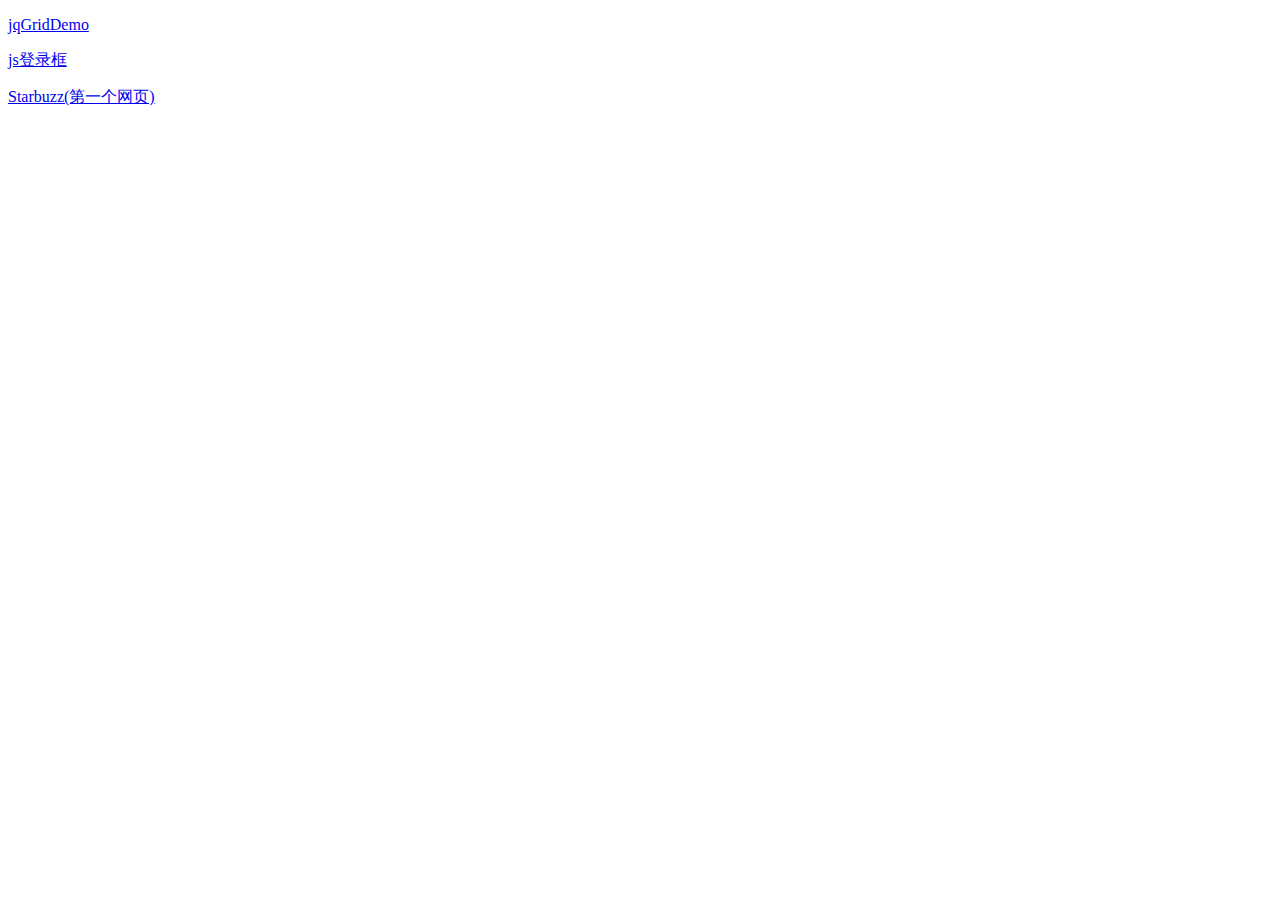
<file: static-web/index.html>
<!DOCTYPE html>
<html lang="en">
<head>
    <meta charset="UTF-8">
    <title>导航</title>
</head>
<body>

<p><a href="demo/jqGrid/jqGrid.html">jqGridDemo</a></p>
<p><a href="pages/registerTable/logIn.html">js登录框</a></p>
<p><a href="pages/Starbuzz/index.html">Starbuzz(第一个网页)</a></p>

</body>
</html>
</file>
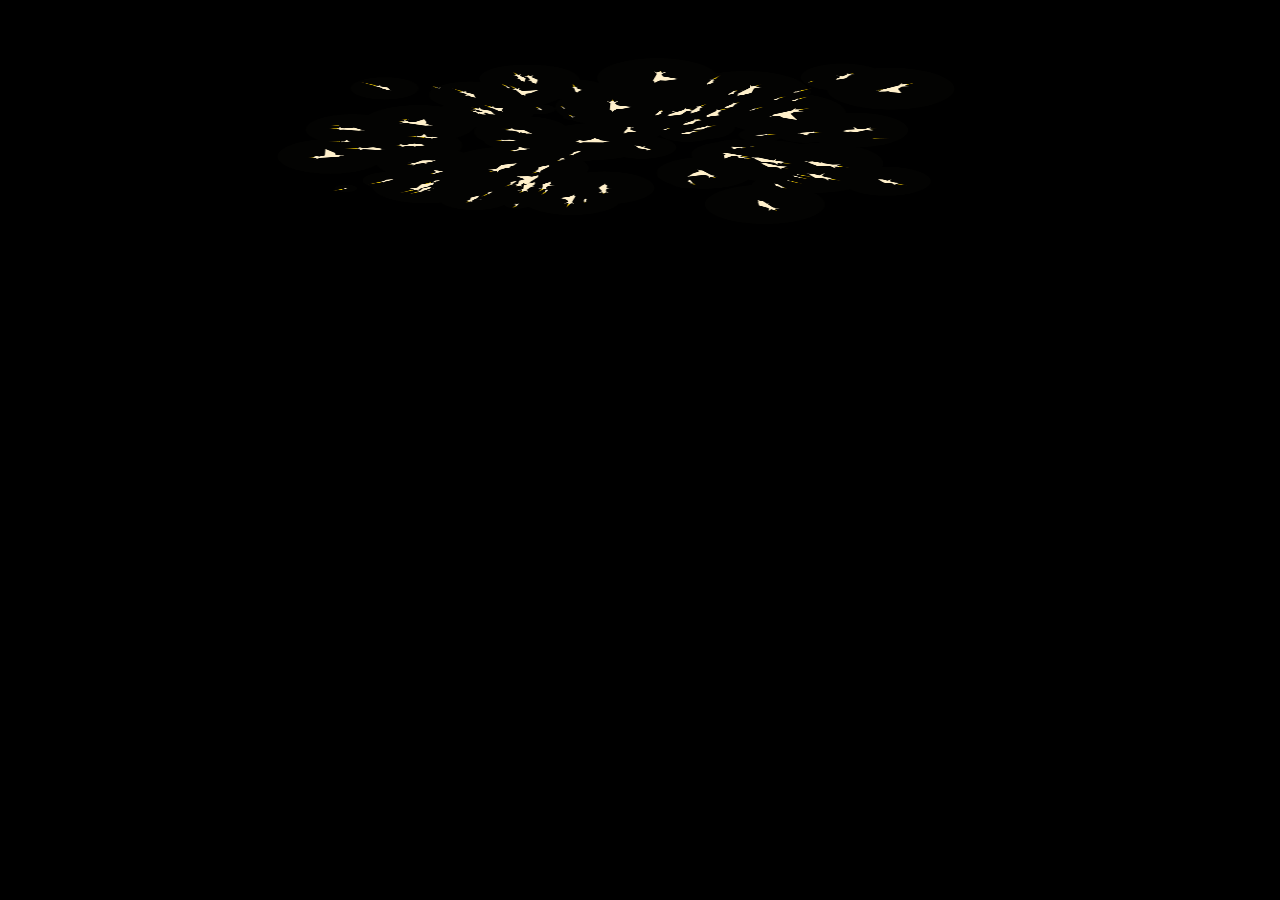
<file: static-web/demo/WebGL/lightBirds.html>
<!DOCTYPE html>
<html lang="en">
<head>
    <meta charset="UTF-8">
    <title>Title</title>
    <link rel="stylesheet" href="lightBirds.css">
</head>
<body>
<canvas id="canvas" name="canvas" width="1532" height="353" style="width: 1226px; height: 283px;">
    您的浏览器不支持canvas元素（此消息在浏览器不支持canvas元素时显示）
</canvas>
</body>
</html>

<script src="lightBirds.js"></script>
</file>
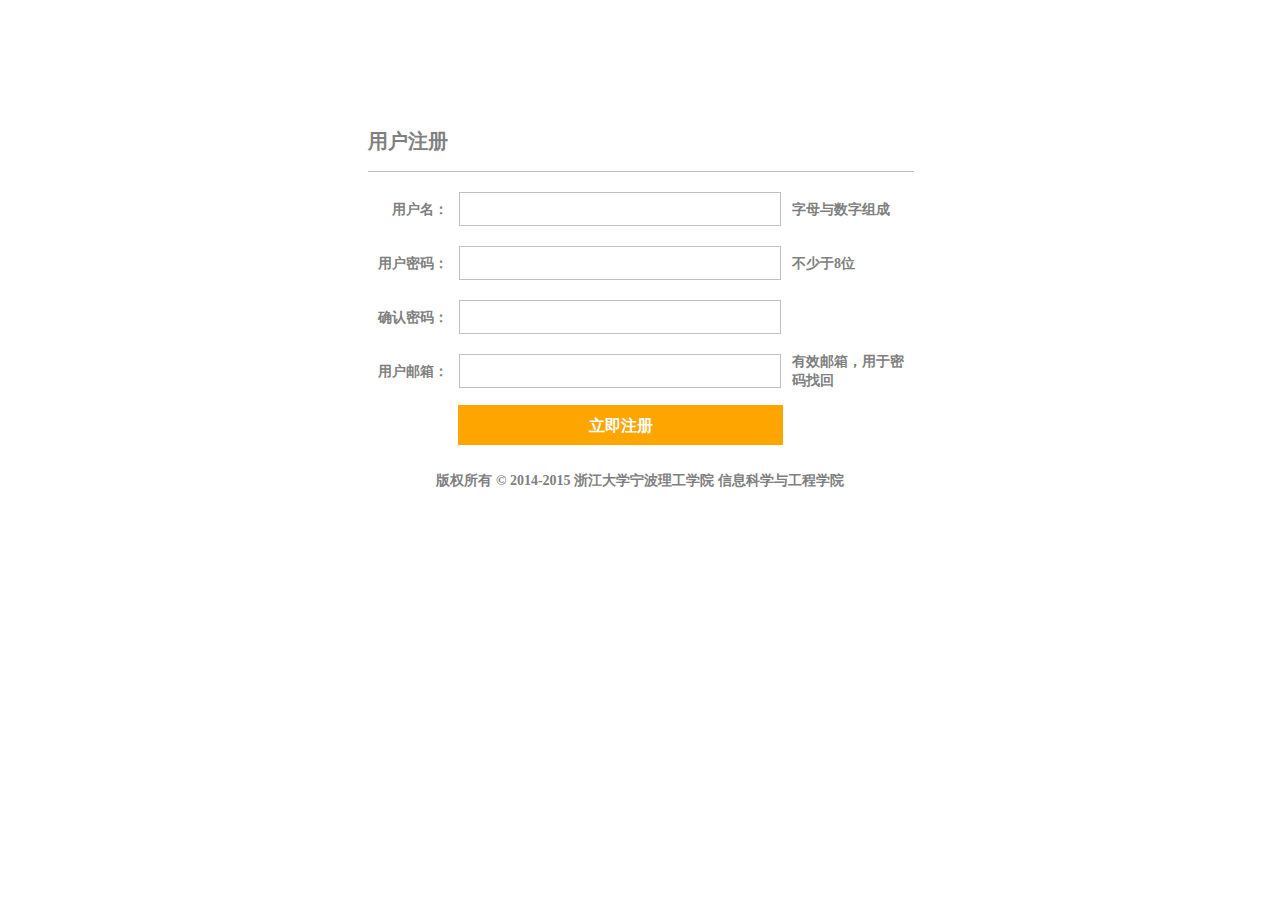
<file: static-web/pages/registerTable/register.html>
<!--注册页面-->
<!DOCTYPE html>
<html>
<head>
    <meta charset="UTF-8">
    <title>注册页面</title>
    <!-- 外部样式-->
    <link rel="stylesheet" type="text/css" href="register.css" />
</head>
<body>
<div align="center">
    <form method="get" action="http://www.baidu.com">
        <!--行内样式-->
        <table style="width: 100%; height: 100px;">
            <tr>
                <td> </td>
            </tr>
        </table>
        <!--class类选择器-->
        <table class="registerTable">
            <tr>
                <td align="left" colspan="3">
                    <h2>用户注册</h2>
                    <hr size="1" width="100%" color="silver">
                </td>
            </tr>
            <tr>
                <td align="right" width="80"><span class="registerMessage">用户名：</span>
                </td>
                <td align="center"><input class="registerText" id=" UserName"
                                          name="UserName" type="text"></td>
                <td align="left" width="120"><span class="registerMessage">字母与数字组成</span>
                </td>
            </tr>
            <tr>
                <td align="right" width="80"><span class="registerMessage">用户密码：</span>
                </td>
                <td align="center"><input class="registerText" id="UserPwd"
                                          name="UserPwd" type="password"></td>
                <td align="left" width="120"><span class="registerMessage">不少于8位</span>
                </td>
            </tr>
            <tr>
                <td align="right" width="80"><span class="registerMessage">确认密码：</span>
                </td>
                <td align="center"><input class="registerText" id="ConfirmPwd"
                                          name="ConfirmPwd" type="password"></td>
                <td align="left" width="120"><span class="registerMessage">
                    </span></td>
            </tr>
            <tr>
                <td align="right" width="80"><span class="registerMessage">用户邮箱：</span>
                </td>
                <td align="center"><input class="registerText" id="UserEmail"
                                          name="UserEmail" type="text"></td>
                <td align="left" width="120"><span class="registerMessage">有效邮箱，用于密码找回</span>
                </td>
            </tr>
            <tr>
                <td align="left" colspan="3"><input class="registerButton"
                                                    id="userRegister" name="userRegister" type="submit" value="立即注册">
                </td>
            </tr>
        </table>
    </form>
    <br>
    <!--行内样式-->
    <span style="font: bold 14px 幼圆; color: gray;"> 版权所有 ©
            2014-2015 浙江大学宁波理工学院 信息科学与工程学院 </span>
</div>
</body>
</html>
</file>
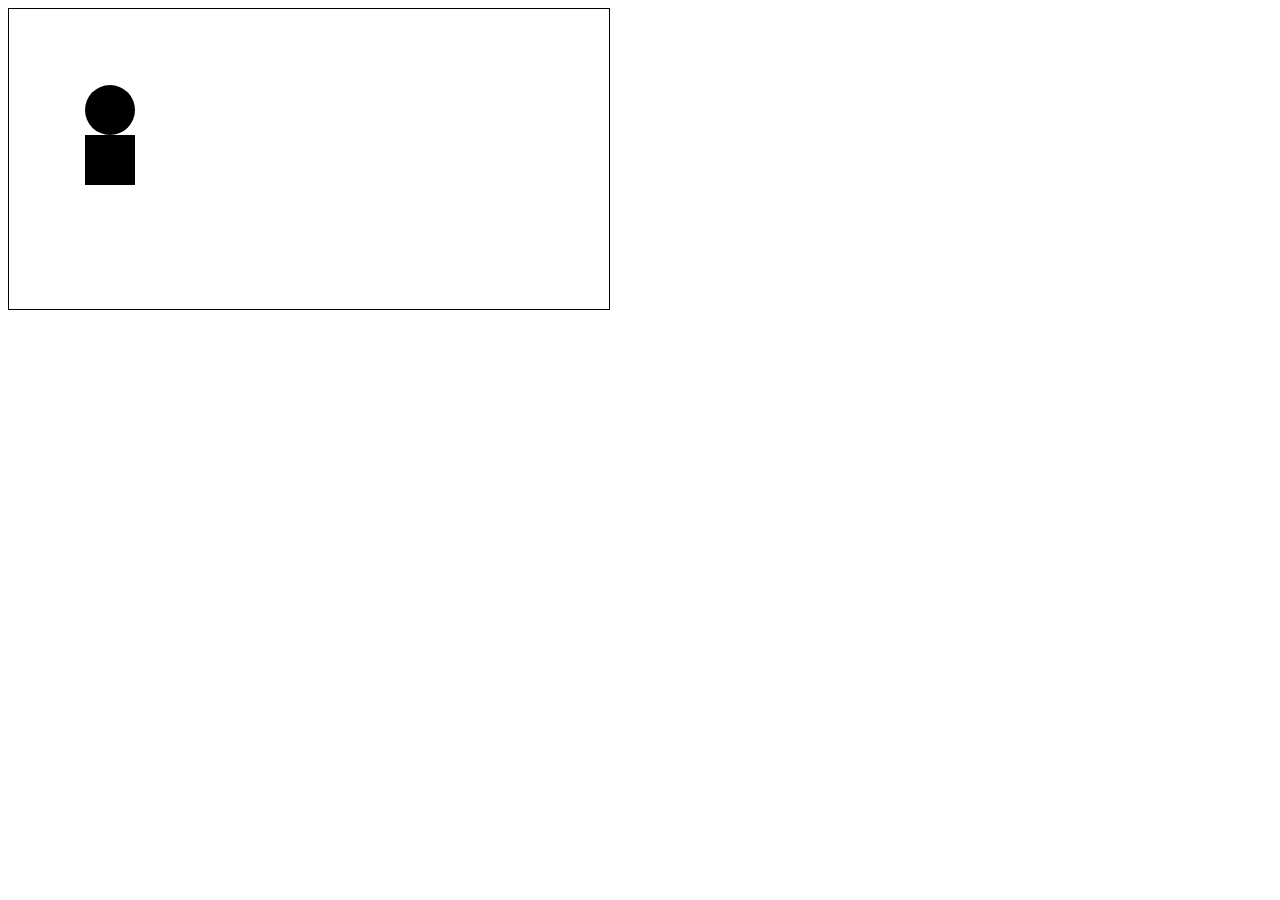
<file: static-web/pages/Starbuzz/collision.html>
<!DOCTYPE html>
<html lang="en">
<head>
    <meta charset="UTF-8">
    <title>碰撞检测</title>
    <link rel="stylesheet" href="collision.css">
</head>
<body>
    <canvas id="myCanvas"></canvas>
</body>
</html>

<script type="text/javascript" src="collision.js"></script>
</file>
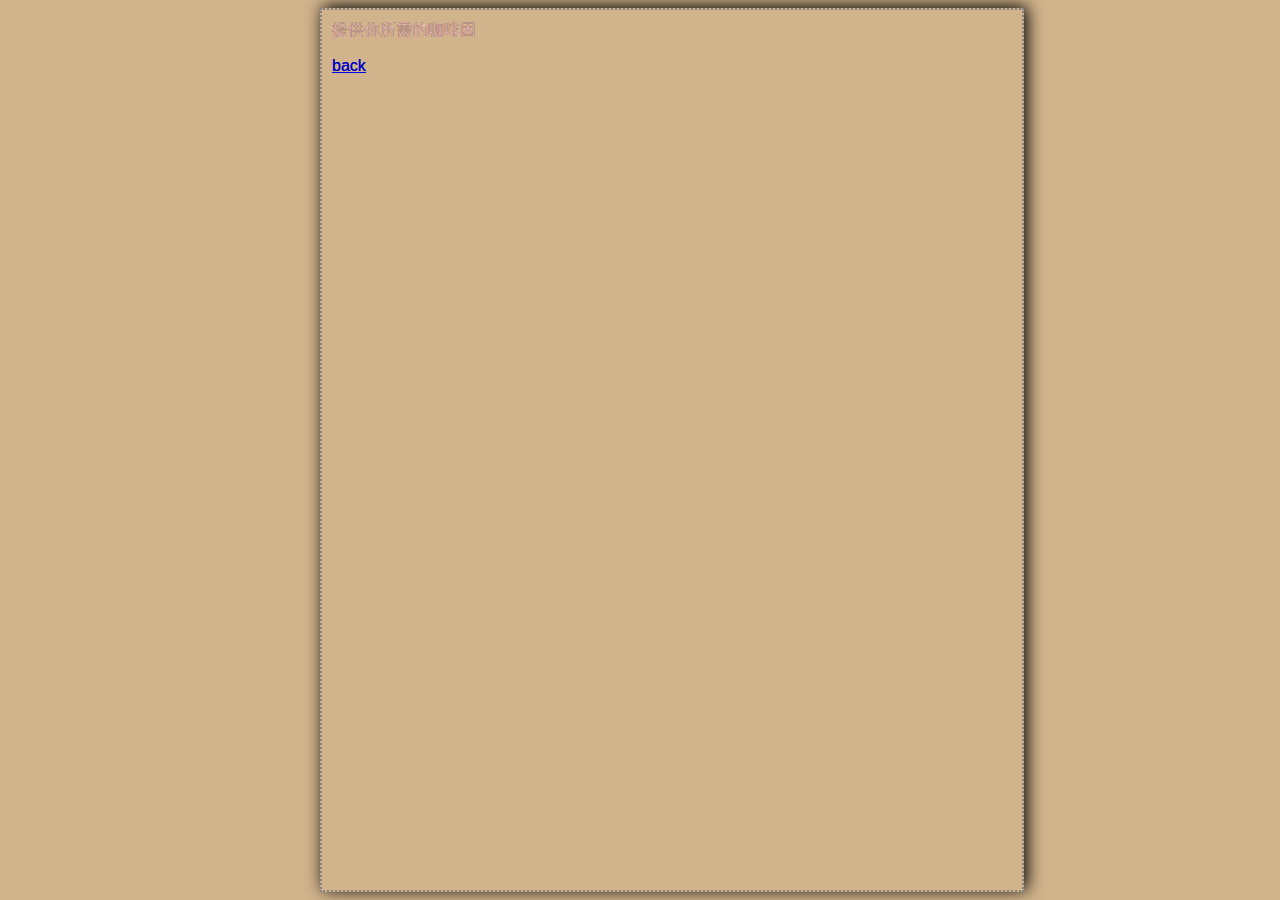
<file: static-web/pages/Starbuzz/mission.html>
﻿<html>
<head>
<title>mission</title>
<style>body {
    background-color: #d2b48c;
    margin-left: 25%;
    margin-right: 20%;
    border: 2px dotted gray;
    padding: 10px 10px 10px 10px;
    font-family: sans-serif;
    /* color: black; */
    box-shadow: 3px -2px 16px 0px black;
    text-shadow: 0px 0px black;
    color: #f5bdbd;
}</style>
</head>
<body>
<p><a id="mission">提供你所需的咖啡因</a></p>
<p><a href="index.html">back</a></p>
</body>
</html>
</file>
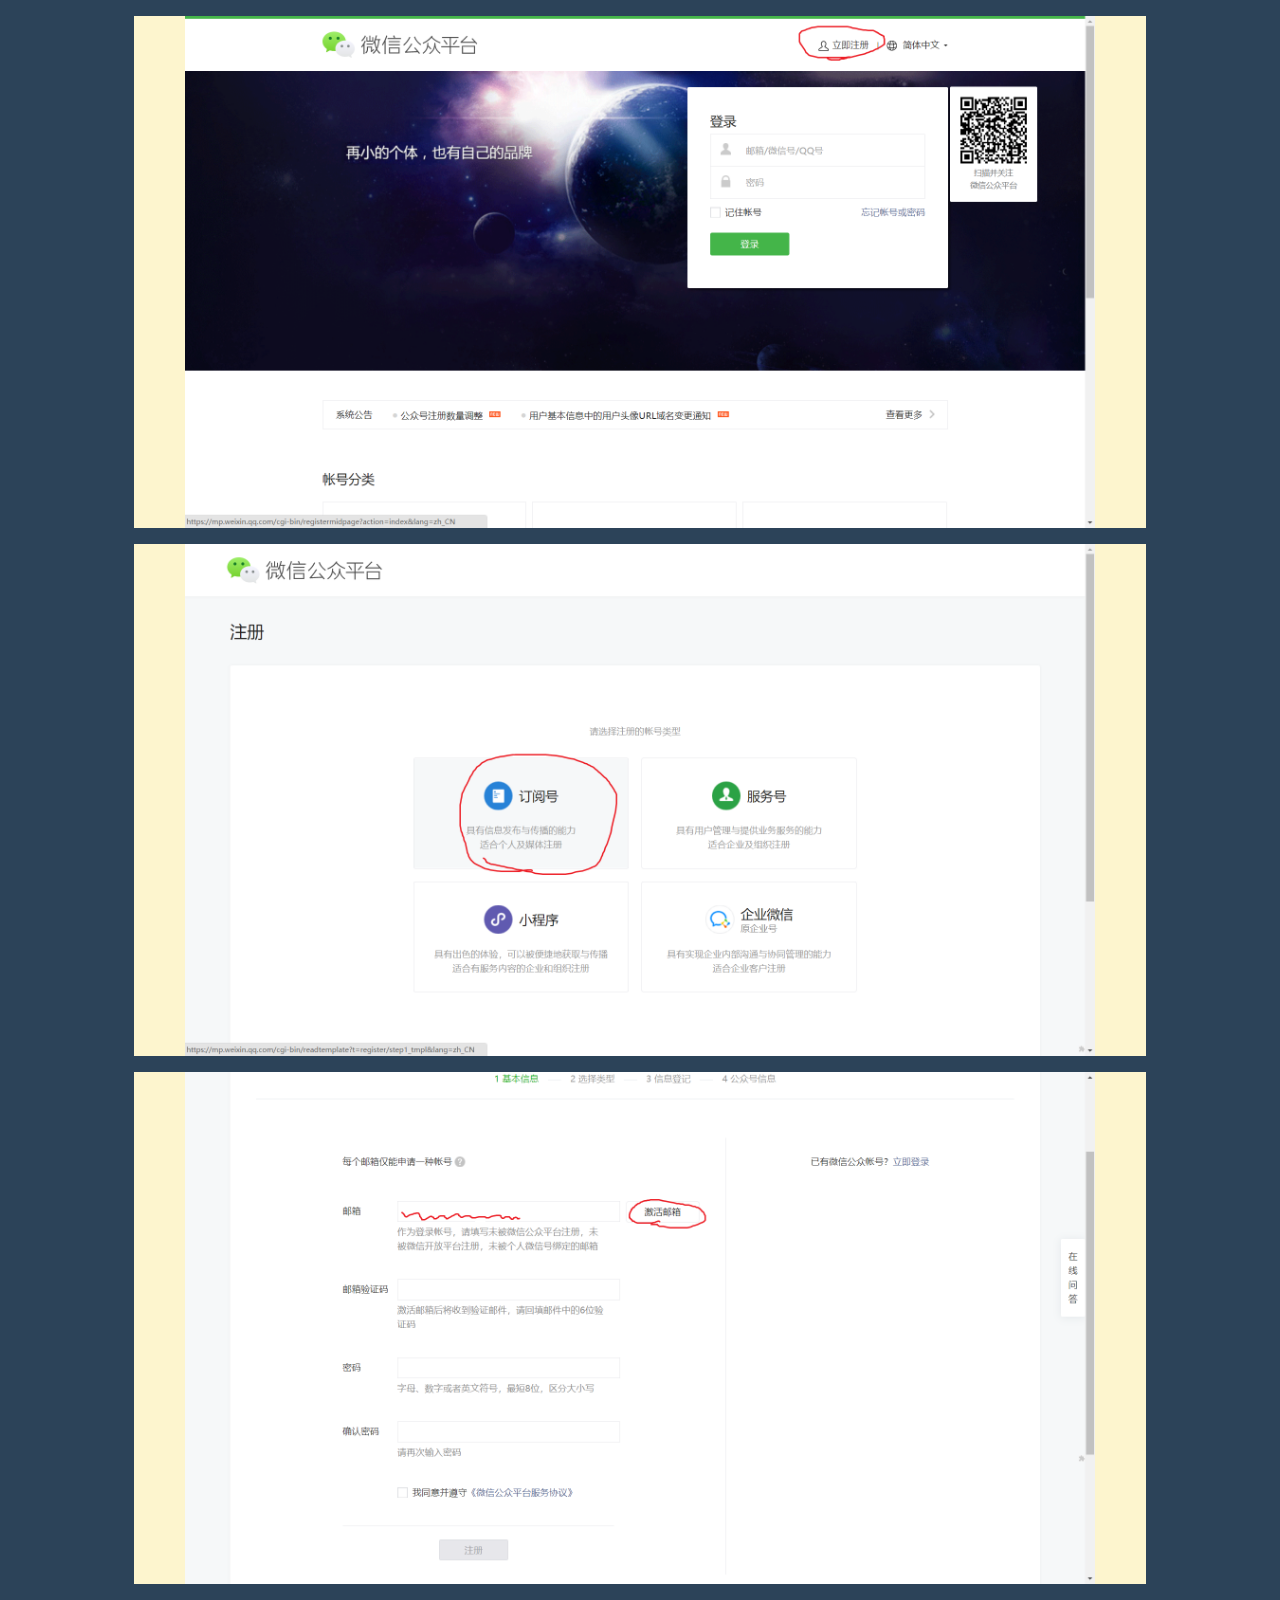
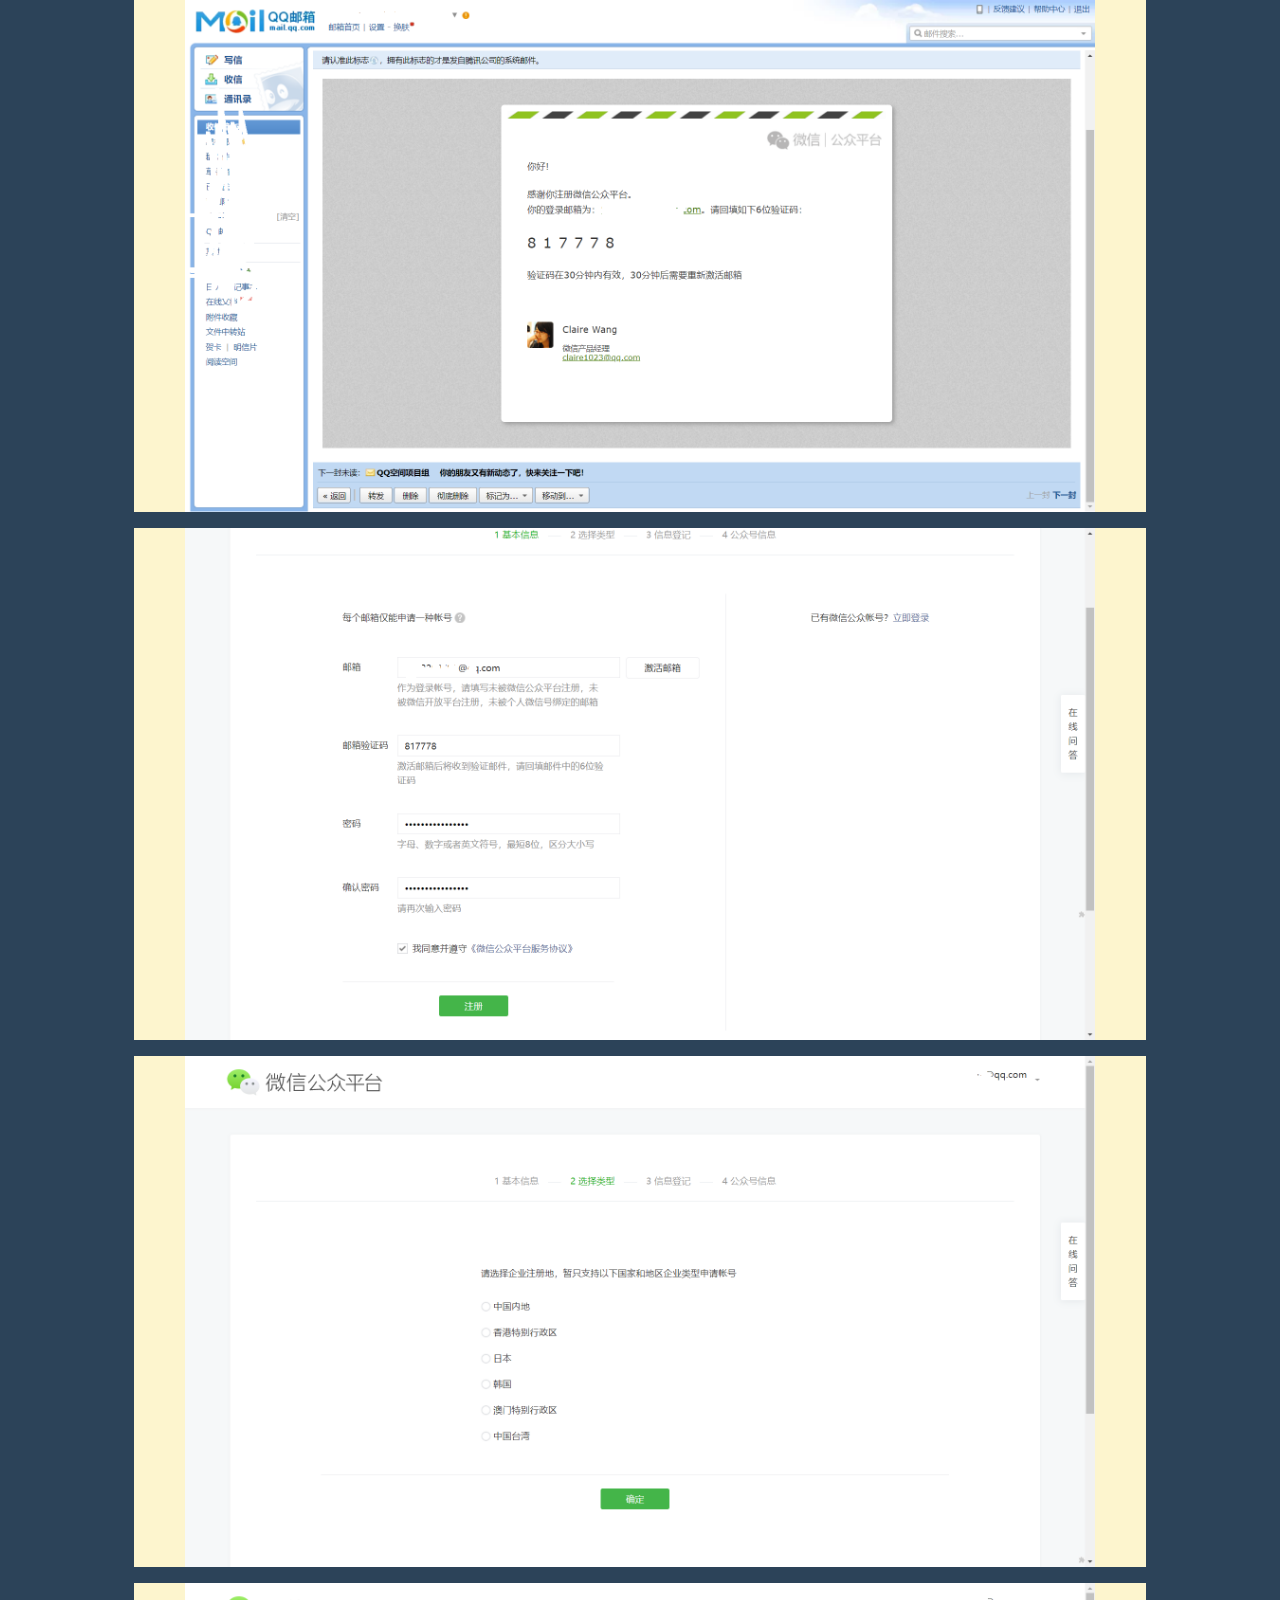
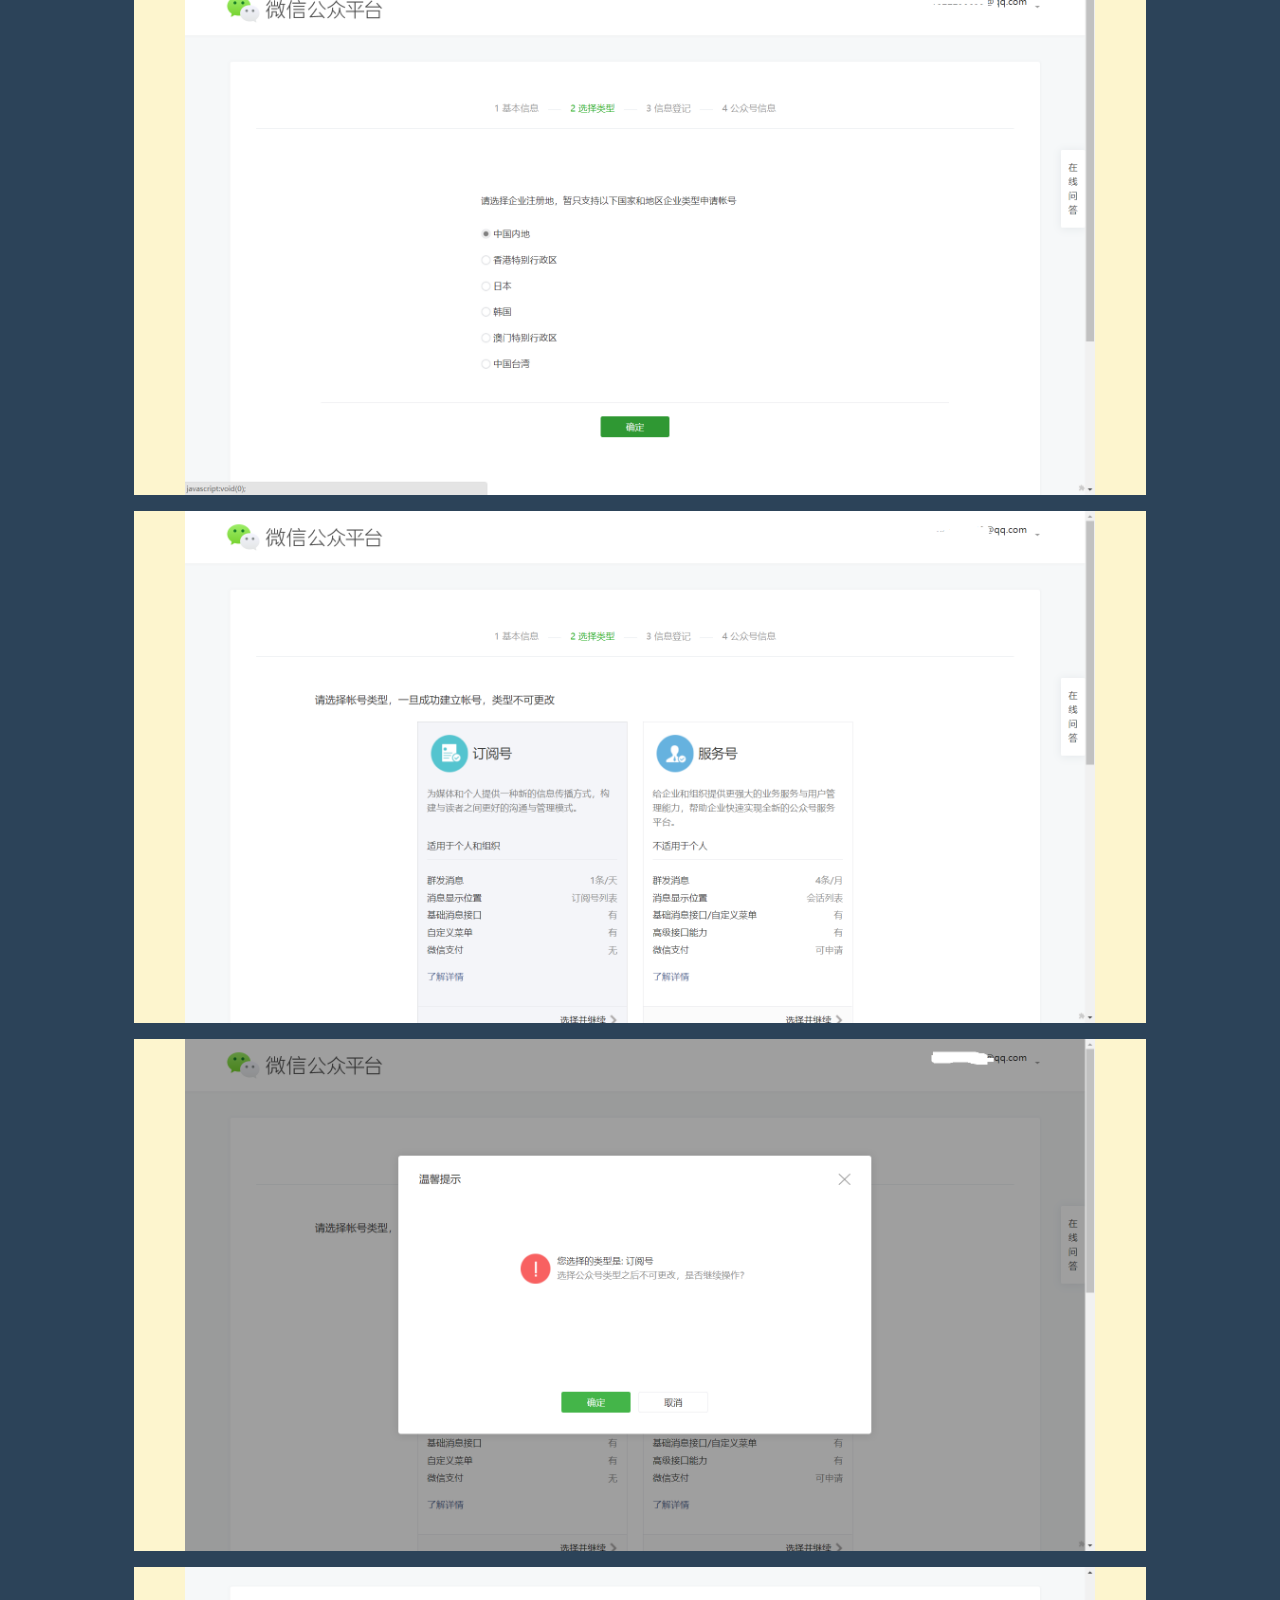
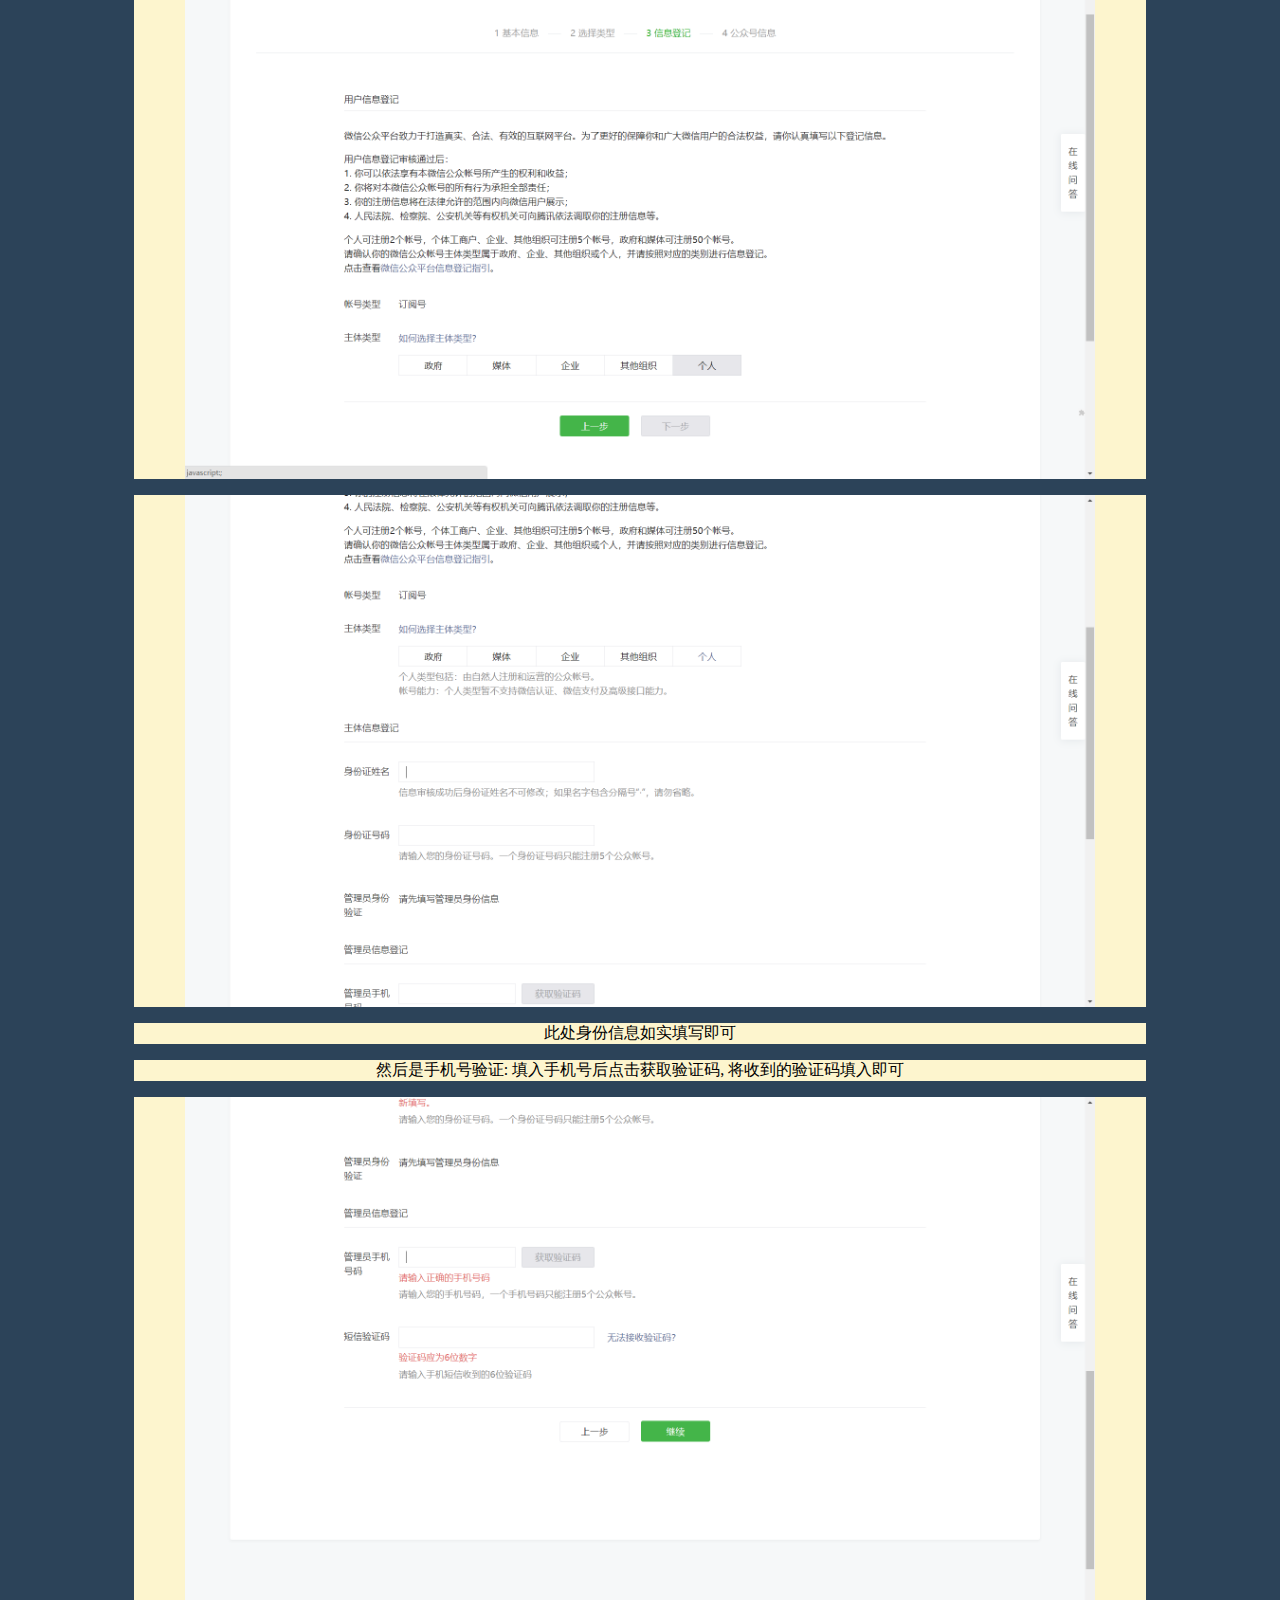
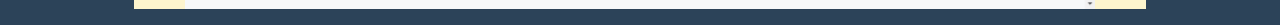
<file: static-web/pages/WeiXin/howToRegisterWeChatOfficialAccount.html>
<!doctype html>
<html lang="en">
<head>
    <meta charset="UTF-8">
    <meta name="viewport"
          content="width=device-width, user-scalable=no, initial-scale=1.0, maximum-scale=1.0, minimum-scale=1.0">
    <meta http-equiv="X-UA-Compatible" content="ie=edge">
    <title>微信公众号注册步骤</title>
    <link rel="stylesheet" href="myStyle.css">
    <style>
        img {
            width: 90%;
            text-align: center;
        }
    </style>
</head>
<body>
<div class="in_center">
    <p><img src="step_0.png" alt="图片打开失败"></p>
    <p><img src="step_1.png" alt="图片打开失败"></p>
    <p><img src="step_2_1.png" alt="图片打开失败"></p>
    <p><img src="step_2_2.png" alt="图片打开失败"></p>
    <p><img src="step_2_3.png" alt="图片打开失败"></p>
    <p><img src="step_3_1.png" alt="图片打开失败"></p>
    <p><img src="step_3_2.png" alt="图片打开失败"></p>
    <p><img src="step_4_1.png" alt="图片打开失败"></p>
    <p><img src="step_4_2.png" alt="图片打开失败"></p>
    <p><img src="step_5_1.png" alt="图片打开失败"></p>
    <p><img src="step_5_2.png" alt="图片打开失败"></p>
    <p>此处身份信息如实填写即可</p>
    <p>然后是手机号验证: 填入手机号后点击获取验证码, 将收到的验证码填入即可</p>
    <p><img src="step_5_3.png" alt="图片打开失败"></p>
</div>
</body>
</html>
</file>
<file: static-web/demo/WebGL/lightBirds.css>
html, body {
    margin:0;
    background:#000;
}

canvas {
    display:block;
}
</file>
<file: static-web/pages/registerTable/register.css>
/*html选择器*/
h2 {
color: gray;
font: bold 20px 幼圆;
}
/*class类选择器*/
.registerTable {
width: 550px;
border: none;
}
/*class类选择器 + html选择器*/
.registerTable td {
height: 50px;
border: none;
}
/*class类选择器*/
.registerMessage {
color: gray;
font: bold 14px 微软雅黑;
}
/*class类选择器*/
.registerText {
color: silver;
width: 300px;
font: bold 14px 微软雅黑;
padding: 8px 10px 8px 10px;
border: silver 1px solid;
cursor: hand;
}
/*class类选择器*/
.registerButton {
color: white;
width: 325px;
height: 40px;
font: bold 16px 微软雅黑;
padding: 2px 20px 0px 20px;
border: orange 1px solid;
margin-left: 90px;
cursor: hand;
background: orange;
}
</file>
<file: static-web/pages/Starbuzz/collision.css>
canvas {
    border: 1px solid #000;
}
</file>
<file: static-web/pages/WeiXin/myStyle.css>
body{
    background-color: #2c4359;
}
p{
    background-color: #fdf5ce;
    display: flex;
    justify-content: center;
    align-items: center;
    height: 80%;
    width: 80%;
    margin-left: 10%;
    margin-right: 10%;
}
</file>
